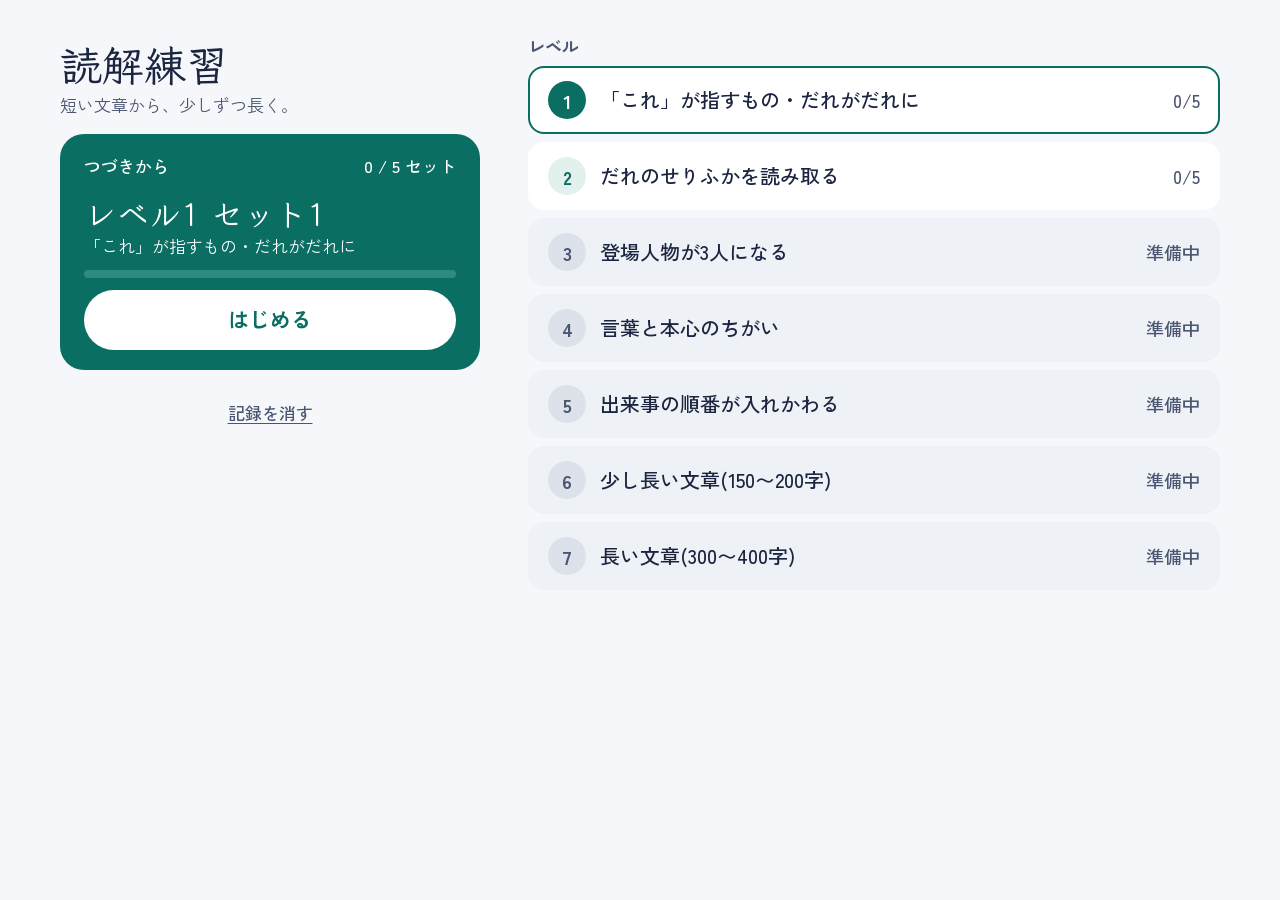
<file: index.html>
<!doctype html>
<html lang="ja">
<head>
<meta charset="utf-8">
<meta name="viewport" content="width=device-width, initial-scale=1, viewport-fit=cover">
<title>読解練習</title>
<meta name="description" content="短い文章を読んで、だれが・だれに・何を・何のためにを言葉で答える練習アプリ。">
<meta name="color-scheme" content="light">
<meta name="theme-color" content="#0B6E63">
<link rel="manifest" href="manifest.webmanifest">
<link rel="icon" href="icons/icon-192.png" type="image/png">
<link rel="apple-touch-icon" href="icons/icon-180.png">
<meta name="apple-mobile-web-app-capable" content="yes">
<meta name="mobile-web-app-capable" content="yes">
<meta name="apple-mobile-web-app-title" content="読解練習">
<meta name="apple-mobile-web-app-status-bar-style" content="default">
<link rel="preconnect" href="https://fonts.googleapis.com">
<link rel="preconnect" href="https://fonts.gstatic.com" crossorigin>
<link rel="stylesheet" href="https://fonts.googleapis.com/css2?family=Klee+One:wght@400;600&family=Zen+Kaku+Gothic+New:wght@400;500;700&display=swap">
<link rel="stylesheet" href="css/style.css">
</head>
<body>

<!-- 読み込み中・読み込み失敗 -->
<div id="boot" class="boot">
  <p class="boot__msg" id="bootMsg">問題を読み込んでいます…</p>
  <button type="button" class="btn btn--main boot__retry" id="bootRetry" hidden>もう一度ためす</button>
</div>

<!-- ============ ホーム ============ -->
<main id="viewHome" class="view" hidden>
  <div class="wrap wrap--home">

    <header class="home__head">
      <h1 class="home__title">読解練習</h1>
      <p class="home__sub">短い文章から、少しずつ長く。</p>
    </header>

    <!-- つづきから -->
    <section class="resume" id="resume" hidden>
      <div class="resume__top">
        <span class="resume__label" id="resumeLabel">つづきから</span>
        <span class="resume__count" id="resumeCount"></span>
      </div>
      <div>
        <div class="resume__set" id="resumeSet"></div>
        <div class="resume__theme" id="resumeTheme"></div>
      </div>
      <div class="resume__bar" aria-hidden="true"><div class="resume__barFill" id="resumeBar"></div></div>
      <button type="button" class="btn resume__btn" id="resumeBtn">はじめる</button>
    </section>

    <!-- 全部終わったとき -->
    <section class="allDone" id="allDone" hidden>
      <p class="allDone__msg">今ある問題は、全部おわりました。</p>
      <p class="allDone__sub">下のレベルから、もう一度えらべます。</p>
    </section>

    <!-- レベル一覧 -->
    <section class="levels">
      <h2 class="levels__head">レベル</h2>
      <div class="levels__list" id="levelList"></div>
    </section>

    <!-- 記録を消す -->
    <section class="reset">
      <button type="button" class="reset__open" id="resetOpen">記録を消す</button>
      <div class="reset__panel" id="resetPanel" hidden role="group" aria-label="記録を消す確認">
        <p class="reset__ask">書いた答えと丸つけを、全部消します。もどせません。</p>
        <div class="reset__row">
          <button type="button" class="btn btn--danger" id="resetYes">消す</button>
          <button type="button" class="btn btn--quiet" id="resetNo">やめる</button>
        </div>
      </div>
      <p class="reset__done" id="resetDone" hidden role="status">記録を消しました。</p>
    </section>

    <p class="saveWarn" id="saveWarn" hidden role="status">この端末では記録を保存できません。アプリを閉じると、書いた答えは消えます。</p>

  </div>
</main>

<!-- ============ 問題 ============ -->
<main id="viewQuestion" class="view" hidden>
  <div class="wrap">

    <div class="bar">
      <div class="bar__row">
        <button type="button" class="iconBtn" id="qBack" aria-label="ホームへもどる">
          <svg width="24" height="24" viewBox="0 0 24 24" fill="none" stroke="currentColor" stroke-width="2" stroke-linecap="round" stroke-linejoin="round" aria-hidden="true"><path d="M15 5l-7 7 7 7"/></svg>
        </button>
        <div class="bar__title" id="qSetName"></div>
        <div class="bar__pos" id="qPos"></div>
      </div>
      <div class="steps" id="qSteps" aria-hidden="true"></div>
      <p class="retryNote" id="qRetryNote" hidden>やり直し中</p>
    </div>

    <div class="cols">
      <div class="cols__a">
        <section class="card">
          <div class="card__label">文章</div>
          <p class="passage" id="qPassage"></p>
        </section>
      </div>

      <div class="cols__b">
        <section class="ask">
          <div class="ask__row">
            <span class="chip" id="qNo"></span>
            <span class="ask__kind" id="qKind"></span>
          </div>
          <h1 class="ask__text" id="qText"></h1>
        </section>

        <section class="field">
          <label class="field__label" for="answerBox">あなたの答え</label>
          <textarea id="answerBox" class="field__box" placeholder="ここに言葉で答えを書こう" rows="3" autocomplete="off" autocapitalize="off" spellcheck="false"></textarea>
        </section>

        <div class="acts">
          <button type="button" class="btn btn--main" id="qDone">
            <svg width="20" height="20" viewBox="0 0 24 24" fill="none" stroke="currentColor" stroke-width="3" stroke-linecap="round" stroke-linejoin="round" aria-hidden="true"><path d="M5 12.5l4.5 4.5L19 7.5"/></svg>
            答えた
          </button>
          <p class="hint" id="qHint" hidden role="alert">まず答えを書いてみよう。わからなければ、下の「解説を読む」へ。</p>
          <button type="button" class="linkBtn" id="qSkip">わからなければ解説を読む</button>
        </div>
      </div>
    </div>

  </div>
</main>

<!-- ============ 解説 ============ -->
<main id="viewCheck" class="view" hidden>
  <div class="wrap">

    <div class="bar">
      <div class="bar__row">
        <button type="button" class="iconBtn" id="cBack" aria-label="問題へもどる">
          <svg width="24" height="24" viewBox="0 0 24 24" fill="none" stroke="currentColor" stroke-width="2" stroke-linecap="round" stroke-linejoin="round" aria-hidden="true"><path d="M15 5l-7 7 7 7"/></svg>
        </button>
        <div class="bar__title">解説</div>
        <div class="bar__pos" id="cPos"></div>
      </div>
      <div class="steps" id="cSteps" aria-hidden="true"></div>
    </div>

    <h1 class="ask__text ask__text--check" id="cQuestion"></h1>

    <section class="mine">
      <div class="mine__label">あなたの答え</div>
      <div class="mine__text" id="cMine"></div>
    </section>

    <section class="kaisetsu">
      <div class="kaisetsu__label">解説</div>
      <p class="passage" id="cPassage"></p>
      <p class="openNote" id="cOpenNote" hidden>この問題は、文章に答えがそのまま書かれていません。考え方が合っていれば正解です。</p>
      <ol class="stepsList" id="cSteps2"></ol>
    </section>

    <section class="sample">
      <div class="sample__label">答えの例</div>
      <div class="sample__text" id="cSample"></div>
    </section>

    <section class="marking">
      <div class="marking__label" id="markLabel">自分で丸つけ</div>
      <div class="marking__row" role="radiogroup" aria-labelledby="markLabel">
        <button type="button" class="mk mk--o" data-mark="o" role="radio" aria-checked="false">
          <svg width="22" height="22" viewBox="0 0 24 24" fill="none" stroke="currentColor" stroke-width="2.5" aria-hidden="true"><circle cx="12" cy="12" r="8.5"/></svg>
          <span>できた</span>
        </button>
        <button type="button" class="mk mk--t" data-mark="t" role="radio" aria-checked="false">
          <svg width="22" height="22" viewBox="0 0 24 24" fill="none" stroke="currentColor" stroke-width="2.5" stroke-linejoin="round" aria-hidden="true"><path d="M12 4.5l8.5 15h-17z"/></svg>
          <span>おしい</span>
        </button>
        <button type="button" class="mk mk--x" data-mark="x" role="radio" aria-checked="false">
          <svg width="22" height="22" viewBox="0 0 24 24" fill="none" stroke="currentColor" stroke-width="2.5" stroke-linecap="round" aria-hidden="true"><path d="M6 6l12 12M18 6L6 18"/></svg>
          <span>もう一度</span>
        </button>
      </div>
    </section>

    <div class="acts acts--end">
      <button type="button" class="btn btn--main" id="cNext">次の問題へ</button>
      <p class="hint" id="cHint" hidden role="alert">丸つけをえらぶと進めます。</p>
    </div>

  </div>
</main>

<!-- ============ セット完了 ============ -->
<main id="viewResult" class="view" hidden>
  <div class="wrap wrap--result">

    <header class="res__head">
      <div class="res__set" id="rSetName"></div>
      <h1 class="res__title" id="rTitle">5問、おわり。</h1>
    </header>

    <div class="tally">
      <div class="tally__box tally__box--o"><div class="tally__n" id="rO">0</div><div class="tally__k">できた</div></div>
      <div class="tally__box tally__box--t"><div class="tally__n" id="rT">0</div><div class="tally__k">おしい</div></div>
      <div class="tally__box tally__box--x"><div class="tally__n" id="rX">0</div><div class="tally__k">もう一度</div></div>
    </div>

    <div class="list" id="rList"></div>

    <p class="res__word" id="rWord"></p>

    <div class="res__spacer"></div>

    <div class="res__acts">
      <button type="button" class="btn btn--main" id="rNextSet">次のセットへ</button>
      <button type="button" class="btn btn--line" id="rRetry" hidden></button>
      <button type="button" class="btn btn--quiet" id="rHome">ホームへもどる</button>
    </div>

  </div>
</main>

<script src="js/ga.js"></script>
<script src="js/app.js"></script>
</body>
</html>
</file>
<file: css/style.css>
@charset "utf-8";

/* ===========================================================
   読解練習 — スタイル
   色・大きさは SPEC.md 5章の表に合わせている。
   可変の値は :root の変数にまとめ、iPad では変数だけを上書きする。
   =========================================================== */

:root{
  /* 色 */
  --bg:#F5F7FA;
  --card:#FFFFFF;
  --ink:#1B2540;
  --sub:#4A5672;
  --green:#0B6E63;
  --green-dark:#084F47;
  --green-pale:#E3F1EE;
  --green-bar:#2F8A80;
  --mark:#FFE27A;
  --t-ink:#7A4F00;
  --t-bg:#FFF3CC;
  --x-ink:#A6341A;
  --x-bg:#FBE4DD;
  --line:#D5DBE5;
  --input-line:#B9C2D1;
  --div:#E6EAF0;

  /* 書体 */
  --f-text:"Klee One","Hiragino Mincho ProN","Yu Mincho",serif;
  --f-ui:"Zen Kaku Gothic New",-apple-system,BlinkMacSystemFont,"Hiragino Sans","Hiragino Kaku Gothic ProN","Noto Sans JP",sans-serif;

  /* 可変（iPhone SE 基準） */
  --wrap-max:none;
  --pad-x:16px;
  --pad-y:14px;
  --gap:10px;

  --passage-size:17px;
  --passage-lh:32px;
  --rt-size:9px;

  --ask-size:16px;
  --ask-lh:26px;

  --input-size:16px;
  --input-lh:22px;
  --input-h:64px;

  --btn-h:50px;
  --btn-size:17px;
  --btn-w:100%;

  --card-r:16px;
  --card-pad:12px 16px 14px;

  --step-dot:20px;
  --step-size:14px;
  --step-lh:22px;

  --barh:6px;
}

*{ -webkit-tap-highlight-color:rgba(11,110,99,.12); }

html{
  background:var(--bg);
  -webkit-text-size-adjust:100%;
}

body{
  margin:0;
  background:var(--bg);
  color:var(--ink);
  font-family:var(--f-ui);
  font-size:15px;
  line-height:1.5;
}

[hidden]{ display:none !important; }

ruby{ ruby-position:over; }
rt{
  font-size:var(--rt-size);
  line-height:1;
  color:var(--sub);
  font-family:var(--f-ui);
  font-weight:400;
}

/* 黄色の印。ふりがな付きの語をまたいでも、折り返しても形が崩れないように */
.mark{
  background:var(--mark);
  border-radius:4px;
  padding:2px 0;
  -webkit-box-decoration-break:clone;
  box-decoration-break:clone;
}

/* ---------- 読み込み中 ---------- */
.boot{
  min-height:100vh;
  display:flex;
  flex-direction:column;
  align-items:center;
  justify-content:center;
  gap:16px;
  padding:24px;
  box-sizing:border-box;
  text-align:center;
}
.boot__msg{ margin:0; font-size:15px; line-height:24px; color:var(--sub); }
.boot__retry{ max-width:260px; }

/* ---------- 共通の枠 ---------- */
.view{ min-height:100vh; }

.wrap{
  box-sizing:border-box;
  width:100%;
  max-width:var(--wrap-max);
  margin:0 auto;
  padding:var(--pad-y) var(--pad-x);
  padding-bottom:calc(var(--pad-y) + env(safe-area-inset-bottom, 0px));
  display:flex;
  flex-direction:column;
  gap:var(--gap);
}
.wrap--home,
.wrap--result{ --pad-y:22px; min-height:100vh; }

/* ---------- ボタン ---------- */
.btn{
  -webkit-appearance:none;
  appearance:none;
  box-sizing:border-box;
  display:flex;
  align-items:center;
  justify-content:center;
  gap:8px;
  width:100%;
  min-height:44px;
  border:0;
  border-radius:25px;
  background:transparent;
  color:var(--ink);
  font-family:var(--f-ui);
  font-size:16px;
  font-weight:700;
  line-height:1.2;
  cursor:pointer;
  text-align:center;
}
.btn--main{
  height:var(--btn-h);
  width:var(--btn-w);
  border-radius:calc(var(--btn-h) / 2);
  background:var(--green);
  color:#FFFFFF;
  font-size:var(--btn-size);
}
.btn--main:hover{ background:var(--green-dark); }
.btn--line{
  height:46px;
  border-radius:23px;
  background:var(--card);
  border:2px solid var(--green);
  color:var(--green);
  font-size:15px;
}
.btn--quiet{
  height:44px;
  background:transparent;
  color:var(--sub);
  font-size:14px;
  font-weight:500;
}
.btn--danger{
  height:46px;
  border-radius:23px;
  background:var(--x-ink);
  color:#FFFFFF;
  font-size:15px;
}
.btn:disabled{ opacity:.45; cursor:default; }

.linkBtn{
  -webkit-appearance:none;
  appearance:none;
  display:flex;
  align-items:center;
  justify-content:center;
  width:100%;
  min-height:44px;
  border:0;
  background:transparent;
  color:var(--green);
  font-family:var(--f-ui);
  font-size:14px;
  font-weight:700;
  text-decoration:underline;
  text-underline-offset:4px;
  cursor:pointer;
}
.linkBtn:hover{ color:var(--green-dark); }

.iconBtn{
  -webkit-appearance:none;
  appearance:none;
  flex:0 0 auto;
  width:44px;
  height:44px;
  margin-left:-10px;
  display:flex;
  align-items:center;
  justify-content:center;
  border:0;
  background:transparent;
  color:var(--ink);
  cursor:pointer;
}

.hint{
  margin:0;
  box-sizing:border-box;
  padding:8px 12px;
  border-radius:10px;
  background:var(--x-bg);
  color:var(--x-ink);
  font-size:13px;
  line-height:20px;
  font-weight:700;
  text-align:center;
}

/* ===========================================================
   ホーム
   =========================================================== */
.home__head{ display:flex; flex-direction:column; gap:2px; }
.home__title{
  margin:0;
  font-family:var(--f-text);
  font-weight:600;
  font-size:28px;
  line-height:36px;
}
.home__sub{ margin:0; font-size:13px; line-height:20px; color:var(--sub); }

.resume{
  background:var(--green);
  color:#FFFFFF;
  border-radius:18px;
  padding:14px;
  display:flex;
  flex-direction:column;
  gap:8px;
}
.resume__top{
  display:flex;
  align-items:center;
  justify-content:space-between;
  gap:8px;
  font-size:13px;
  line-height:18px;
  font-weight:500;
}
.resume__set{
  font-family:var(--f-text);
  font-weight:600;
  font-size:22px;
  line-height:30px;
}
.resume__theme{ font-size:13px; line-height:18px; }
.resume__bar{
  height:var(--barh);
  border-radius:calc(var(--barh) / 2);
  background:var(--green-bar);
  overflow:hidden;
}
.resume__barFill{
  height:100%;
  border-radius:calc(var(--barh) / 2);
  background:var(--mark);
  transition:width .2s ease;
}
.resume__btn{
  height:44px;
  border-radius:22px;
  background:#FFFFFF;
  color:var(--green);
  font-size:16px;
  font-weight:700;
}
.resume__btn:hover{ background:var(--green-pale); }

.allDone{
  background:var(--green-pale);
  border-radius:18px;
  padding:14px 16px;
  color:var(--green);
}
.allDone__msg{ margin:0; font-size:16px; line-height:24px; font-weight:700; }
.allDone__sub{ margin:2px 0 0; font-size:13px; line-height:20px; }

.levels{ display:flex; flex-direction:column; gap:6px; }
.levels__head{
  margin:0;
  font-size:13px;
  line-height:18px;
  font-weight:700;
  color:var(--sub);
}
.levels__list{ display:flex; flex-direction:column; gap:4px; }

.lvRow{
  -webkit-appearance:none;
  appearance:none;
  box-sizing:border-box;
  display:flex;
  align-items:center;
  gap:10px;
  width:100%;
  min-height:44px;
  padding:4px 12px;
  border-radius:12px;
  background:var(--card);
  border:2px solid var(--card);
  color:var(--ink);
  font-family:var(--f-ui);
  text-align:left;
  cursor:pointer;
}
.lvRow--open,
.lvRow--current{ border-color:var(--green); }
.lvRow--soon{ cursor:default; background:#EEF1F6; border-color:#EEF1F6; }
.lvRow__n{
  flex:0 0 auto;
  width:26px;
  height:26px;
  border-radius:13px;
  background:var(--green-pale);
  color:var(--green);
  font-size:14px;
  font-weight:700;
  display:flex;
  align-items:center;
  justify-content:center;
}
.lvRow--current .lvRow__n{ background:var(--green); color:#FFFFFF; }
.lvRow--soon .lvRow__n{ background:#DDE2EA; color:var(--sub); }
.lvRow__t{ flex:1 1 auto; min-width:0; font-size:14px; line-height:20px; font-weight:500; }
.lvRow__c{ flex:0 0 auto; font-size:13px; font-weight:500; color:var(--sub); }
.lvRow__c--on{ font-weight:700; color:var(--green); }

.setList{
  display:grid;
  grid-template-columns:repeat(auto-fill, minmax(92px, 1fr));
  gap:6px;
  padding:2px 0 6px;
}
.setBtn{
  -webkit-appearance:none;
  appearance:none;
  box-sizing:border-box;
  min-height:46px;
  padding:4px 6px;
  display:flex;
  flex-direction:column;
  align-items:center;
  justify-content:center;
  gap:1px;
  border-radius:10px;
  border:2px solid var(--line);
  background:var(--card);
  color:var(--ink);
  font-family:var(--f-ui);
  font-size:13px;
  font-weight:700;
  cursor:pointer;
}
.setBtn__s{ font-size:11px; font-weight:500; color:var(--sub); display:flex; align-items:center; gap:3px; }
.setBtn--done{ border-color:var(--green); background:var(--green-pale); color:var(--green); }
.setBtn--done .setBtn__s{ color:var(--green); }

.reset{ display:flex; flex-direction:column; gap:8px; padding-top:4px; }
.reset__open{
  -webkit-appearance:none;
  appearance:none;
  align-self:center;
  min-height:44px;
  padding:0 12px;
  border:0;
  background:transparent;
  color:var(--sub);
  font-family:var(--f-ui);
  font-size:13px;
  font-weight:500;
  text-decoration:underline;
  text-underline-offset:3px;
  cursor:pointer;
}
.reset__panel{
  background:var(--card);
  border:2px solid var(--x-ink);
  border-radius:14px;
  padding:12px 14px;
  display:flex;
  flex-direction:column;
  gap:10px;
}
.reset__ask{ margin:0; font-size:14px; line-height:22px; font-weight:700; color:var(--x-ink); }
.reset__row{ display:grid; grid-template-columns:1fr 1fr; gap:8px; }
.reset__done{
  margin:0;
  text-align:center;
  font-size:13px;
  line-height:20px;
  font-weight:700;
  color:var(--green);
}

.saveWarn{
  margin:0;
  padding:10px 12px;
  border-radius:12px;
  background:var(--t-bg);
  color:var(--t-ink);
  font-size:13px;
  line-height:20px;
  font-weight:500;
}

/* ===========================================================
   上部バー（問題・解説で共通）
   =========================================================== */
.bar{ display:flex; flex-direction:column; gap:8px; }
.bar__row{ display:flex; align-items:center; gap:8px; }
.bar__title{ flex:1 1 auto; min-width:0; font-size:15px; font-weight:700; }
.bar__pos{ flex:0 0 auto; font-size:14px; font-weight:500; color:var(--sub); }

.steps{
  display:grid;
  grid-template-columns:repeat(var(--n, 5), minmax(0, 1fr));
  gap:6px;
}
.steps__i{
  height:var(--barh);
  border-radius:calc(var(--barh) / 2);
  background:var(--line);
}
.steps__i--on{ background:var(--green); }

.retryNote{
  margin:0;
  align-self:flex-start;
  padding:3px 10px;
  border-radius:11px;
  background:var(--t-bg);
  color:var(--t-ink);
  font-size:12px;
  line-height:16px;
  font-weight:700;
}

/* ===========================================================
   問題
   =========================================================== */
.cols{ display:flex; flex-direction:column; gap:var(--gap); }
.cols__a,
.cols__b{ display:flex; flex-direction:column; gap:var(--gap); min-width:0; }

.card{
  background:var(--card);
  border-radius:var(--card-r);
  padding:var(--card-pad);
  display:flex;
  flex-direction:column;
  gap:4px;
}
.card__label{
  font-size:12px;
  line-height:16px;
  font-weight:700;
  color:var(--sub);
}

.passage{
  margin:0;
  font-family:var(--f-text);
  font-size:var(--passage-size);
  line-height:var(--passage-lh);
  overflow-wrap:break-word;
}

.ask{ display:flex; flex-direction:column; gap:6px; }
.ask__row{ display:flex; align-items:center; gap:8px; flex-wrap:wrap; }
.chip{
  display:inline-flex;
  align-items:center;
  min-height:24px;
  padding:0 10px;
  border-radius:12px;
  background:var(--green-pale);
  color:var(--green);
  font-size:13px;
  font-weight:700;
}
.ask__kind{ font-size:13px; font-weight:500; color:var(--sub); }
.ask__text{
  margin:0;
  font-size:var(--ask-size);
  line-height:var(--ask-lh);
  font-weight:700;
  overflow-wrap:break-word;
}
.ask__text--check{ font-size:14px; line-height:22px; }

.field{ display:flex; flex-direction:column; gap:4px; }
.field__label{
  font-size:13px;
  line-height:18px;
  font-weight:700;
  color:var(--sub);
}
.field__box{
  box-sizing:border-box;
  width:100%;
  height:var(--input-h);
  padding:8px 12px;
  border-radius:12px;
  border:2px solid var(--input-line);
  background:var(--card);
  color:var(--ink);
  font-family:var(--f-ui);
  font-size:var(--input-size);
  line-height:var(--input-lh);
  resize:none;
}
.field__box:focus{ outline:2px solid var(--green); outline-offset:1px; border-color:var(--green); }

.acts{ display:flex; flex-direction:column; gap:6px; }
.acts--end{ padding-top:2px; }

/* ===========================================================
   解説
   =========================================================== */
.mine{
  display:flex;
  align-items:flex-start;
  gap:12px;
  box-sizing:border-box;
  min-height:44px;
  padding:8px 14px;
  border-radius:12px;
  background:var(--card);
}
.mine__label{
  flex:0 0 auto;
  padding-top:3px;
  font-size:12px;
  font-weight:700;
  color:var(--sub);
}
.mine__text{
  min-width:0;
  font-size:16px;
  line-height:24px;
  white-space:pre-wrap;
  overflow-wrap:break-word;
}
.mine__text--empty{ color:var(--sub); }

.kaisetsu{
  background:var(--card);
  border:2px solid var(--green);
  border-radius:var(--card-r);
  padding:10px 14px 12px;
  display:flex;
  flex-direction:column;
  gap:8px;
}
.kaisetsu__label{
  font-size:13px;
  line-height:18px;
  font-weight:700;
  color:var(--green);
}
.openNote{
  margin:0;
  padding:8px 10px;
  border-radius:10px;
  background:var(--t-bg);
  color:var(--t-ink);
  font-size:13px;
  line-height:20px;
  font-weight:500;
}
.stepsList{
  margin:0;
  padding:0;
  list-style:none;
  display:flex;
  flex-direction:column;
  gap:4px;
}
.stepsList li{ display:flex; gap:8px; }
.stepsList__n{
  flex:0 0 auto;
  width:var(--step-dot);
  height:var(--step-dot);
  margin-top:1px;
  border-radius:50%;
  background:var(--green);
  color:#FFFFFF;
  font-size:12px;
  font-weight:700;
  display:flex;
  align-items:center;
  justify-content:center;
}
.stepsList__t{
  min-width:0;
  font-size:var(--step-size);
  line-height:var(--step-lh);
  overflow-wrap:break-word;
}

.sample{
  display:flex;
  align-items:flex-start;
  gap:12px;
  box-sizing:border-box;
  min-height:44px;
  padding:8px 14px;
  border-radius:12px;
  background:var(--green-pale);
}
.sample__label{
  flex:0 0 auto;
  padding-top:3px;
  font-size:12px;
  font-weight:700;
  color:var(--green);
}
.sample__text{
  min-width:0;
  font-size:16px;
  line-height:24px;
  font-weight:700;
  overflow-wrap:break-word;
}

.marking{ display:flex; flex-direction:column; gap:6px; }
.marking__label{
  font-size:13px;
  line-height:18px;
  font-weight:700;
  color:var(--sub);
}
.marking__row{ display:grid; grid-template-columns:repeat(3, minmax(0, 1fr)); gap:8px; }
.mk{
  -webkit-appearance:none;
  appearance:none;
  box-sizing:border-box;
  height:56px;
  border-radius:12px;
  border:2px solid var(--line);
  background:var(--card);
  font-family:var(--f-ui);
  font-size:13px;
  font-weight:700;
  display:flex;
  flex-direction:column;
  align-items:center;
  justify-content:center;
  gap:0;
  cursor:pointer;
}
.mk--o{ color:var(--green); }
.mk--t{ color:var(--t-ink); }
.mk--x{ color:var(--x-ink); }
.mk--o[aria-checked="true"]{ border-color:var(--green); background:var(--green-pale); }
.mk--t[aria-checked="true"]{ border-color:var(--t-ink); background:var(--t-bg); }
.mk--x[aria-checked="true"]{ border-color:var(--x-ink); background:var(--x-bg); }

/* ===========================================================
   セット完了
   =========================================================== */
.res__head{ display:flex; flex-direction:column; gap:2px; }
.res__set{ font-size:13px; line-height:18px; font-weight:700; color:var(--green); }
.res__title{
  margin:0;
  font-family:var(--f-text);
  font-weight:600;
  font-size:28px;
  line-height:36px;
}

.tally{ display:grid; grid-template-columns:repeat(3, minmax(0, 1fr)); gap:8px; }
.tally__box{
  border-radius:14px;
  padding:10px 8px;
  display:flex;
  flex-direction:column;
  align-items:center;
}
.tally__box--o{ background:var(--green-pale); color:var(--green); }
.tally__box--t{ background:var(--t-bg); color:var(--t-ink); }
.tally__box--x{ background:var(--x-bg); color:var(--x-ink); }
.tally__n{ font-size:28px; line-height:32px; font-weight:700; }
.tally__k{ font-size:13px; line-height:18px; font-weight:700; }

.list{
  background:var(--card);
  border-radius:var(--card-r);
  padding:4px 14px;
  display:flex;
  flex-direction:column;
}
.list__row{
  display:flex;
  align-items:center;
  gap:12px;
  min-height:42px;
  padding:4px 0;
  border-bottom:1px solid var(--div);
}
.list__row:last-child{ border-bottom:0; }
.list__n{ flex:0 0 auto; width:34px; font-size:13px; font-weight:700; color:var(--sub); }
.list__k{ flex:1 1 auto; min-width:0; font-size:15px; font-weight:500; }
.list__m{ flex:0 0 auto; display:flex; align-items:center; }

.res__word{ margin:0; font-size:13px; line-height:20px; color:var(--sub); }
.res__spacer{ flex:1 1 auto; min-height:4px; }
.res__acts{ display:flex; flex-direction:column; gap:6px; }

/* ===========================================================
   iPad（縦・横）— 変数の上書きが中心
   =========================================================== */
@media (min-width:700px){
  :root{
    --wrap-max:760px;
    --pad-x:40px;
    --pad-y:28px;
    --gap:18px;

    --passage-size:24px;
    --passage-lh:50px;
    --rt-size:12px;

    --ask-size:22px;
    --ask-lh:36px;

    --input-size:21px;
    --input-lh:32px;
    --input-h:120px;

    --btn-h:60px;
    --btn-size:20px;
    --btn-w:300px;

    --card-r:22px;
    --card-pad:22px 32px 26px;

    --step-dot:26px;
    --step-size:18px;
    --step-lh:30px;

    --barh:8px;
  }
  .wrap--home,
  .wrap--result{ --pad-y:36px; }

  .home__title,
  .res__title{ font-size:36px; line-height:46px; }
  .home__sub{ font-size:15px; line-height:22px; }

  .resume{ border-radius:24px; padding:20px 24px; gap:12px; }
  .resume__top{ font-size:15px; line-height:20px; }
  .resume__set{ font-size:28px; line-height:38px; }
  .resume__theme{ font-size:15px; line-height:22px; }
  .resume__btn{ height:56px; border-radius:28px; font-size:19px; align-self:flex-start; width:300px; }

  .allDone{ border-radius:24px; padding:20px 24px; }
  .allDone__msg{ font-size:19px; line-height:28px; }
  .allDone__sub{ font-size:15px; line-height:22px; }

  .levels{ gap:10px; }
  .levels__head{ font-size:15px; line-height:20px; }
  .levels__list{ gap:8px; }
  .lvRow{ min-height:60px; padding:8px 18px; border-radius:16px; gap:14px; }
  .lvRow__n{ width:34px; height:34px; border-radius:17px; font-size:17px; }
  .lvRow__t{ font-size:18px; line-height:26px; }
  .lvRow__c{ font-size:16px; }
  .setList{ grid-template-columns:repeat(auto-fill, minmax(130px, 1fr)); gap:10px; padding:4px 0 10px; }
  .setBtn{ min-height:60px; border-radius:14px; font-size:16px; }
  .setBtn__s{ font-size:13px; }

  .reset__open{ font-size:15px; }
  .reset__panel{ border-radius:18px; padding:18px 20px; }
  .reset__ask{ font-size:17px; line-height:26px; }
  .reset__row{ max-width:420px; }
  .saveWarn{ font-size:15px; line-height:24px; padding:14px 18px; }

  .bar{ gap:12px; }
  .bar__row{ gap:10px; }
  .bar__title{ font-size:19px; }
  .bar__pos{ font-size:17px; }
  .iconBtn{ width:48px; height:48px; }
  .iconBtn svg{ width:28px; height:28px; }
  .steps{ gap:8px; }
  .retryNote{ font-size:14px; line-height:20px; padding:4px 14px; border-radius:14px; }

  .card__label{ font-size:14px; line-height:20px; }
  .ask{ gap:10px; }
  .ask__row{ gap:10px; }
  .chip{ min-height:30px; padding:0 14px; border-radius:15px; font-size:15px; }
  .ask__kind{ font-size:15px; }
  .ask__text--check{ font-size:20px; line-height:32px; }

  .field{ gap:8px; }
  .field__label{ font-size:15px; line-height:20px; }
  .field__box{ padding:16px 20px; border-radius:16px; }

  .acts{ gap:8px; align-items:flex-end; }
  .acts .hint{ width:100%; font-size:15px; line-height:24px; }
  .linkBtn{ width:300px; font-size:16px; }

  .mine,
  .sample{ min-height:56px; padding:12px 20px; border-radius:16px; gap:16px; }
  .mine__label,
  .sample__label{ font-size:14px; padding-top:4px; }
  .mine__text,
  .sample__text{ font-size:20px; line-height:30px; }

  .kaisetsu{ padding:18px 28px 22px; gap:12px; }
  .kaisetsu__label{ font-size:16px; line-height:22px; }
  .kaisetsu .passage{ font-size:21px; line-height:44px; }
  .openNote{ font-size:16px; line-height:26px; padding:12px 14px; border-radius:12px; }
  .stepsList{ gap:8px; }
  .stepsList li{ gap:12px; }
  .stepsList__n{ margin-top:2px; font-size:14px; }

  .marking{ gap:8px; }
  .marking__label{ font-size:15px; line-height:20px; }
  .marking__row{ gap:12px; }
  .mk{ height:72px; border-radius:16px; font-size:16px; flex-direction:row; gap:10px; }
  .mk svg{ width:28px; height:28px; }

  .tally{ gap:12px; }
  .tally__box{ border-radius:18px; padding:16px 10px; }
  .tally__n{ font-size:38px; line-height:44px; }
  .tally__k{ font-size:16px; line-height:22px; }

  .list{ padding:6px 22px; }
  .list__row{ min-height:58px; }
  .list__n{ width:46px; font-size:16px; }
  .list__k{ font-size:19px; }
  .list__m svg{ width:28px; height:28px; }

  .res__set{ font-size:16px; line-height:22px; }
  .res__word{ font-size:16px; line-height:26px; }
  .res__acts{ gap:10px; align-items:flex-start; }
  .res__acts .btn{ width:340px; }
  .res__acts .btn--line{ height:56px; border-radius:28px; font-size:18px; }
  .res__acts .btn--quiet{ height:52px; font-size:16px; }

  .boot__msg{ font-size:19px; line-height:30px; }
}

/* iPad 横向き：文章と問い・解答欄を左右に分ける */
@media (min-width:980px){
  #viewQuestion .wrap{ max-width:1180px; }
  .cols{
    display:grid;
    grid-template-columns:minmax(0, 1fr) minmax(0, 1fr);
    gap:32px;
    align-items:start;
  }
  #viewQuestion .acts{ align-items:stretch; }
  #viewQuestion .btn--main{ width:100%; }
  #viewQuestion .linkBtn{ width:100%; }
}

/* iPhone SE 第1世代など、320px 幅でもはみ出さないように */
@media (max-width:359px){
  :root{
    --pad-x:12px;
    --gap:8px;
    --passage-size:16px;
    --passage-lh:30px;
    --card-pad:10px 12px 12px;
  }
  .home__title,
  .res__title{ font-size:25px; line-height:33px; }
  .resume__set{ font-size:20px; line-height:28px; }
  .lvRow{ padding:4px 10px; gap:8px; }
  .lvRow__t{ font-size:13px; line-height:19px; }
  .mk{ font-size:12px; }
  .setList{ grid-template-columns:repeat(auto-fill, minmax(84px, 1fr)); }
}

@media (prefers-reduced-motion:reduce){
  *{ transition:none !important; }
}

/* ===========================================================
   キーボードが出ている間だけの組み替え（問題画面）

   iOS は「入力欄をキーボードの上に出す」ために画面をスクロールするが、
   中身が画面ちょうどの高さだとスクロールの余地が無く、入力欄が
   キーボードの下に取り残される。そこで、キーボードが出ている間は
   画面の高さ(visualViewport)に合わせて組み替える。

   ・上部バーと、問番号・ラベル・「解説を読む」は隠す
   ・文章カードが残りの高さいっぱいまで縮み、中だけスクロールできる
   ・問い・入力欄・「答えた」はキーボードのすぐ上に出る
   =========================================================== */
body.kb{
  position:fixed;
  top:0; left:0; right:0; bottom:0;
  overflow:hidden;
}
body.kb .view{ min-height:0; }

body.kb #viewQuestion .wrap{
  height:var(--vvh, 100vh);
  max-width:760px;
  min-height:0;
  overflow:hidden;
  padding-top:8px;
  padding-bottom:8px;
  gap:8px;
}

body.kb #viewQuestion .bar,
body.kb #viewQuestion .card__label,
body.kb #viewQuestion .ask__row,
body.kb #viewQuestion .field__label,
body.kb #viewQuestion .linkBtn{ display:none; }

body.kb #viewQuestion .cols{ flex:1 1 auto; min-height:0; }
body.kb #viewQuestion .cols__a{ flex:1 1 auto; min-height:0; }
body.kb #viewQuestion .cols__b{ flex:0 0 auto; }

body.kb #viewQuestion .card{
  flex:1 1 auto;
  min-height:0;
  overflow:hidden;
  padding:10px 14px;
}
body.kb #viewQuestion .passage{
  flex:1 1 auto;
  min-height:0;
  overflow-y:auto;
  -webkit-overflow-scrolling:touch;
  overscroll-behavior:contain;
}

body.kb #viewQuestion .field__box{ height:54px; }
body.kb #viewQuestion .btn--main{ height:46px; border-radius:23px; font-size:16px; }
body.kb #viewQuestion .acts{ gap:6px; }

/* iPad 横向きの2カラムは、左の文章だけを縮めてスクロールさせる */
@media (min-width:980px){
  body.kb #viewQuestion .cols{ align-items:stretch; }
  body.kb #viewQuestion .wrap{ max-width:1180px; }
  body.kb #viewQuestion .field__box{ height:80px; }
}

/* 文章の続きがあることが分かるよう、下端をうすくぼかす */
body.kb #viewQuestion .card{ position:relative; }
body.kb #viewQuestion .card::after{
  content:"";
  position:absolute;
  left:2px; right:2px; bottom:2px;
  height:16px;
  border-radius:0 0 var(--card-r) var(--card-r);
  background:linear-gradient(to bottom, rgba(255,255,255,0), #FFFFFF);
  pointer-events:none;
}

/* 縦の短い端末（iPhone SE など）は、入力欄とボタンを詰めて文章を1行でも多く見せる */
@media (max-height:640px){
  body.kb #viewQuestion .wrap{ gap:6px; padding-top:6px; padding-bottom:6px; }
  body.kb #viewQuestion .cols{ gap:6px; }
  body.kb #viewQuestion .cols__a,
  body.kb #viewQuestion .cols__b{ gap:6px; }
  body.kb #viewQuestion .card{ padding:8px 12px; }
  body.kb #viewQuestion .ask__text{ font-size:15px; line-height:24px; }
  body.kb #viewQuestion .field__box{ height:44px; }
  body.kb #viewQuestion .btn--main{ height:44px; border-radius:22px; }
  body.kb #viewQuestion .acts{ gap:4px; }
}

/* ===========================================================
   パソコンなど横に広い画面：横を使って、縦に見切れないようにする
   文字は小さくしない。横に並べて高さを詰める。
   =========================================================== */
@media (min-width:980px){

  /* ホーム：左に見出しと「つづきから」、右にレベル一覧 */
  #viewHome .wrap{
    max-width:1100px;
    display:grid;
    grid-template-columns:minmax(0, 360px) minmax(0, 1fr);
    grid-template-areas:
      "head   levels"
      "go     levels"
      "reset  levels"
      "warn   levels";
    column-gap:48px;
    row-gap:16px;
    align-content:start;
  }
  #viewHome .home__head{ grid-area:head; }
  #viewHome .resume,
  #viewHome .allDone{ grid-area:go; align-self:start; }
  #viewHome .levels{ grid-area:levels; align-self:start; }
  #viewHome .reset{ grid-area:reset; align-self:start; }
  #viewHome .saveWarn{ grid-area:warn; }
  #viewHome .resume__btn{ width:100%; }

  /* 解説：左に解説カード、右に問い・答え・丸つけ・次へ */
  #viewCheck .wrap{
    max-width:1240px;
    display:grid;
    grid-template-columns:minmax(0, 1.1fr) minmax(0, 1fr);
    grid-template-areas:
      "bar  bar"
      "kai  q"
      "kai  mine"
      "kai  sample"
      "kai  mark"
      "kai  act";
    column-gap:40px;
    row-gap:14px;
    align-content:start;
  }
  #viewCheck .bar{ grid-area:bar; }
  #viewCheck .ask__text--check{ grid-area:q; }
  #viewCheck .mine{ grid-area:mine; }
  #viewCheck .kaisetsu{ grid-area:kai; align-self:start; }
  #viewCheck .sample{ grid-area:sample; }
  #viewCheck .marking{ grid-area:mark; }
  #viewCheck .acts--end{ grid-area:act; align-self:start; align-items:stretch; }
  #viewCheck .acts--end .btn--main{ width:100%; }

  /* セット完了：左に結果、右にボタン */
  #viewResult .wrap{
    max-width:1100px;
    display:grid;
    grid-template-columns:minmax(0, 1fr) minmax(0, 360px);
    grid-template-areas:
      "head   acts"
      "tally  acts"
      "list   acts"
      "word   acts";
    column-gap:48px;
    row-gap:16px;
    align-content:start;
  }
  #viewResult .res__head{ grid-area:head; }
  #viewResult .tally{ grid-area:tally; }
  #viewResult .list{ grid-area:list; align-self:start; }
  #viewResult .res__word{ grid-area:word; }
  #viewResult .res__spacer{ display:none; }
  #viewResult .res__acts{ grid-area:acts; align-self:start; }
  #viewResult .res__acts .btn{ width:100%; }
}

/* ===========================================================
   大きな画面（パソコン）：余った縦の余白のぶん、文字を大きくする
   縦が短いノートパソコンでは見切れないよう、min-height も条件にする
   =========================================================== */
@media (min-width:1280px) and (min-height:800px){
  :root{
    --pad-y:34px;
    --gap:20px;

    --passage-size:28px;
    --passage-lh:58px;
    --rt-size:14px;

    --ask-size:26px;
    --ask-lh:42px;

    --input-size:24px;
    --input-lh:36px;
    --input-h:132px;

    --btn-h:64px;
    --btn-size:22px;

    --step-size:20px;
    --step-lh:34px;
  }

  #viewHome .wrap{ max-width:1240px; grid-template-columns:minmax(0, 420px) minmax(0, 1fr); }
  #viewQuestion .wrap{ max-width:1360px; }
  #viewCheck .wrap{ max-width:1400px; }
  #viewResult .wrap{ max-width:1240px; grid-template-columns:minmax(0, 1fr) minmax(0, 400px); }

  .home__title,
  .res__title{ font-size:42px; line-height:54px; }
  .home__sub{ font-size:17px; line-height:26px; }

  .resume__set{ font-size:32px; line-height:44px; }
  .resume__theme,
  .resume__top{ font-size:17px; line-height:24px; }
  .resume__btn{ height:60px; border-radius:30px; font-size:21px; }

  .levels__head{ font-size:17px; }
  .lvRow{ min-height:68px; }
  .lvRow__n{ width:38px; height:38px; border-radius:19px; font-size:19px; }
  .lvRow__t{ font-size:20px; line-height:28px; }
  .lvRow__c{ font-size:18px; }
  .setBtn{ min-height:66px; font-size:18px; }

  .card__label{ font-size:16px; }
  .chip{ min-height:34px; padding:0 16px; border-radius:17px; font-size:17px; }
  .ask__kind{ font-size:17px; }
  .ask__text--check{ font-size:23px; line-height:38px; }
  .field__label{ font-size:17px; }
  .linkBtn{ font-size:18px; }

  .mine__label,
  .sample__label{ font-size:16px; }
  .mine__text,
  .sample__text{ font-size:23px; line-height:34px; }
  .kaisetsu__label{ font-size:18px; }
  .kaisetsu .passage{ font-size:25px; line-height:52px; }
  .openNote{ font-size:18px; line-height:30px; }
  .stepsList__n{ width:30px; height:30px; font-size:16px; }

  .marking__label{ font-size:17px; }
  .mk{ height:82px; font-size:19px; }
  .mk svg{ width:32px; height:32px; }

  .tally__n{ font-size:44px; line-height:52px; }
  .tally__k{ font-size:18px; }
  .list__row{ min-height:66px; }
  .list__n{ width:54px; font-size:18px; }
  .list__k{ font-size:22px; }
  .res__set{ font-size:18px; }
  .res__word{ font-size:18px; line-height:30px; }
  .res__acts .btn--line{ height:62px; border-radius:31px; font-size:20px; }
  .res__acts .btn--quiet{ height:56px; font-size:18px; }
  .reset__open{ font-size:17px; }

  .bar__title{ font-size:22px; }
  .bar__pos{ font-size:19px; }
}

/* 横に広い画面で、文章が長いとき（レベル6・7など）にはみ出さないための保険。
   収まっているときは何も起きない。入りきらないときだけ中でスクロールする。 */
@media (min-width:980px){
  #viewQuestion .card{ max-height:calc(100vh - 300px); }
  #viewQuestion .card .passage{ min-height:0; overflow-y:auto; }
  #viewCheck .kaisetsu{ max-height:calc(100vh - 150px); }
  #viewCheck .kaisetsu .passage{ min-height:0; overflow-y:auto; }
  #viewResult .list{ max-height:calc(100vh - 360px); overflow-y:auto; }
}
</file>
